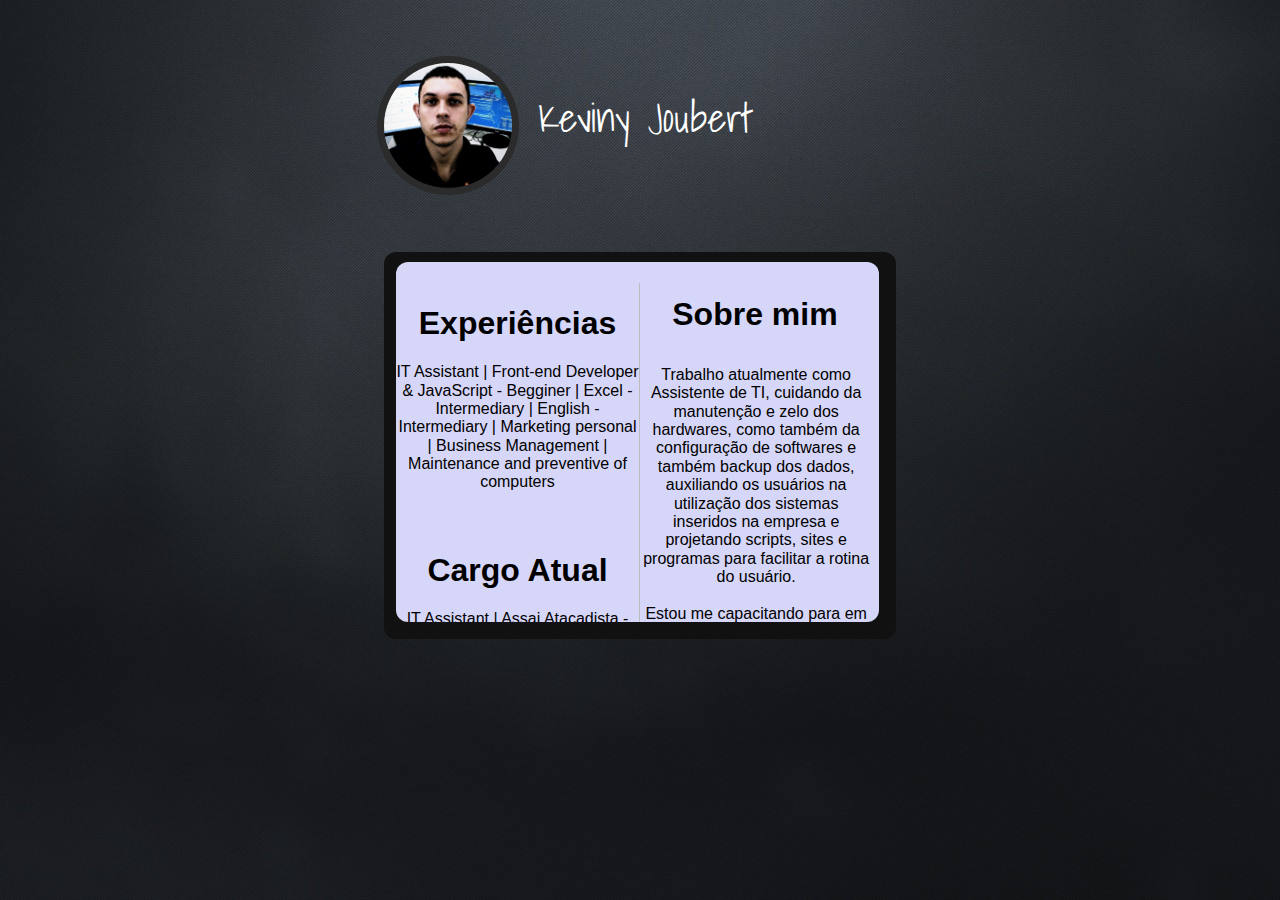
<file: index.html>
<!DOCTYPE html>
<html lang="pt-br">
<head>
    <meta charset="UTF-8">
    <meta name="viewport" content="width=device-width, initial-scale=1.0">
    <link rel="stylesheet" href="https://use.fontawesome.com/releases/v5.0.13/css/all.css" integrity="sha384-DNOHZ68U8hZfKXOrtjWvjxusGo9WQnrNx2sqG0tfsghAvtVlRW3tvkXWZh58N9jp" crossorigin="anonymous">
    <link rel="stylesheet" href="style/normalize.css">
    <link rel="stylesheet" href="style/style.css">
    <title>Keviny Joubert</title>
</head>
<body>

    <main>

        <header class="header-content">
            <img src="imagens/profile.jpg" alt="profile-photo" class="profile">

            <p class="profile-name">Keviny Joubert</p>

            <ul class="ul-icons">
                <li><a href="home.html" target="tela" title="Home" class="icon-link"><span class="hidden">Home</span><i class="fas fa-home"></i></a></li>
                <li><a href="linkedin.html" target="tela" title="Linkedin" class="icon-link"><span class="hidden">Linkedin</span><i class="fab fa-linkedin"></i></a></li>
                <li><a href="github.html" target="tela" title="GitHub" class="icon-link"><span class="hidden">GitHub</span><i class="fab fa-github-square"></i></a></li>        
                <li><a href="#" target="tela" title="Portfolio" class="icon-link"><span class="hidden">Portfolio</span><i class="fas fa-code"></i></a></li>
                <li><a href="#" target="tela" title="Projetos" class="icon-link"><span class="hidden">Projetos</span><i class="far fa-newspaper"></i></a></li>
            </ul>
        </header>
        
        
        <div class="box-1">
        <div class="box-2">

            <iframe src="home.html" name="tela" id="tela" frameborder="0">
                Seu navegador não é compatível com isso.
            </iframe>

        </div>
        </div>

    </main>
    
</body>
</html>
</file>
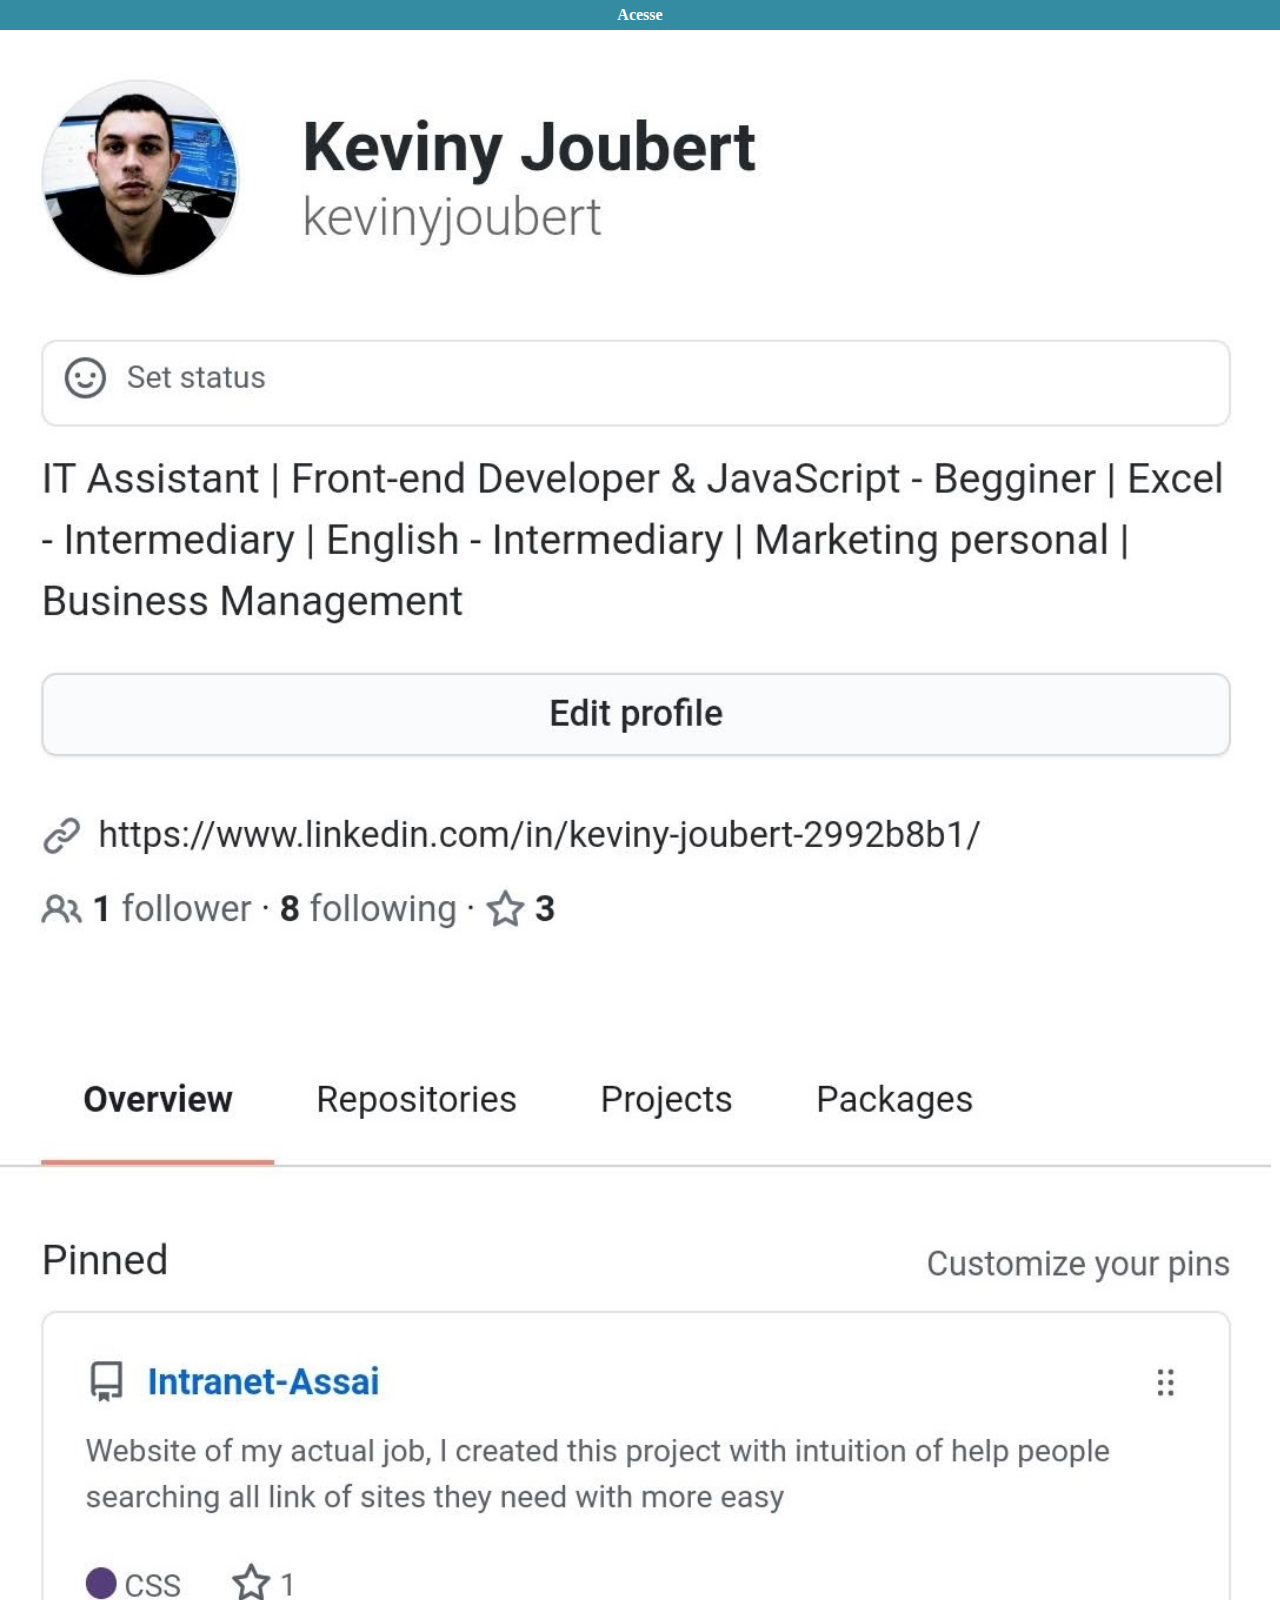
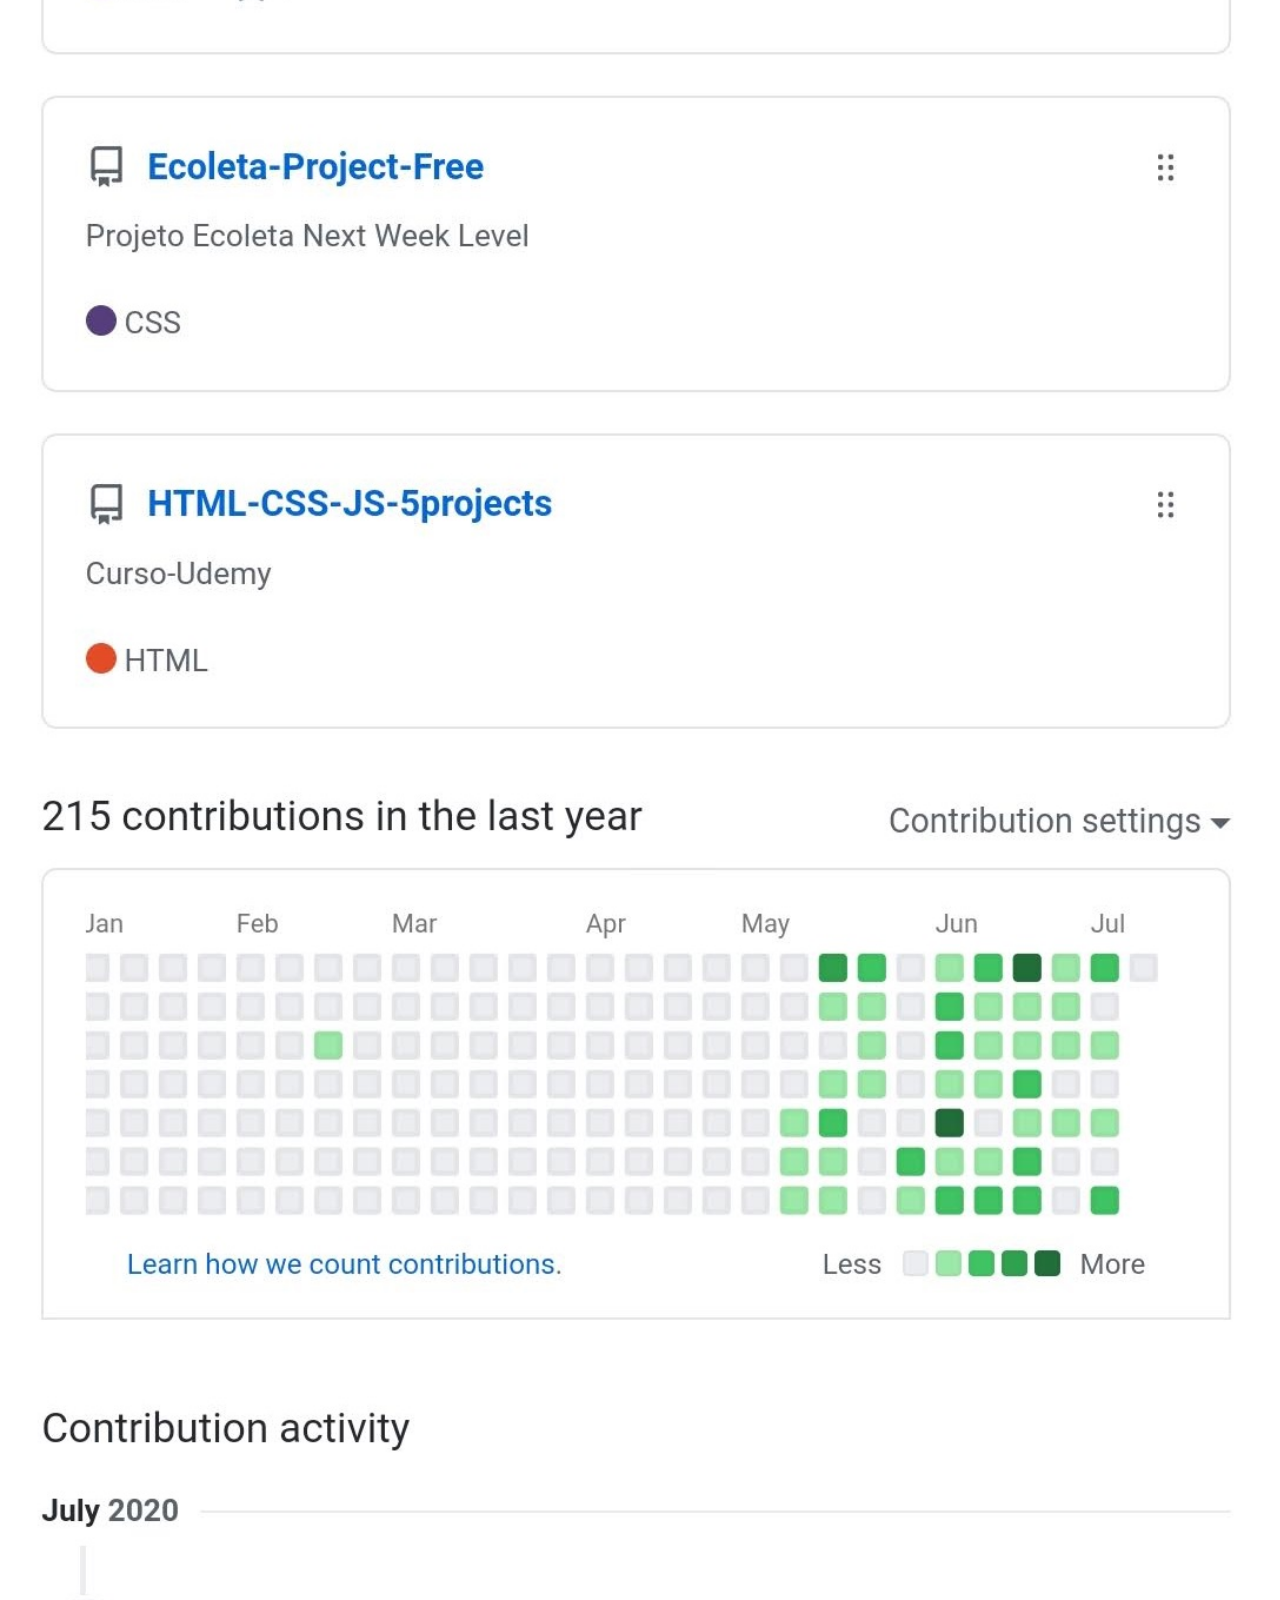
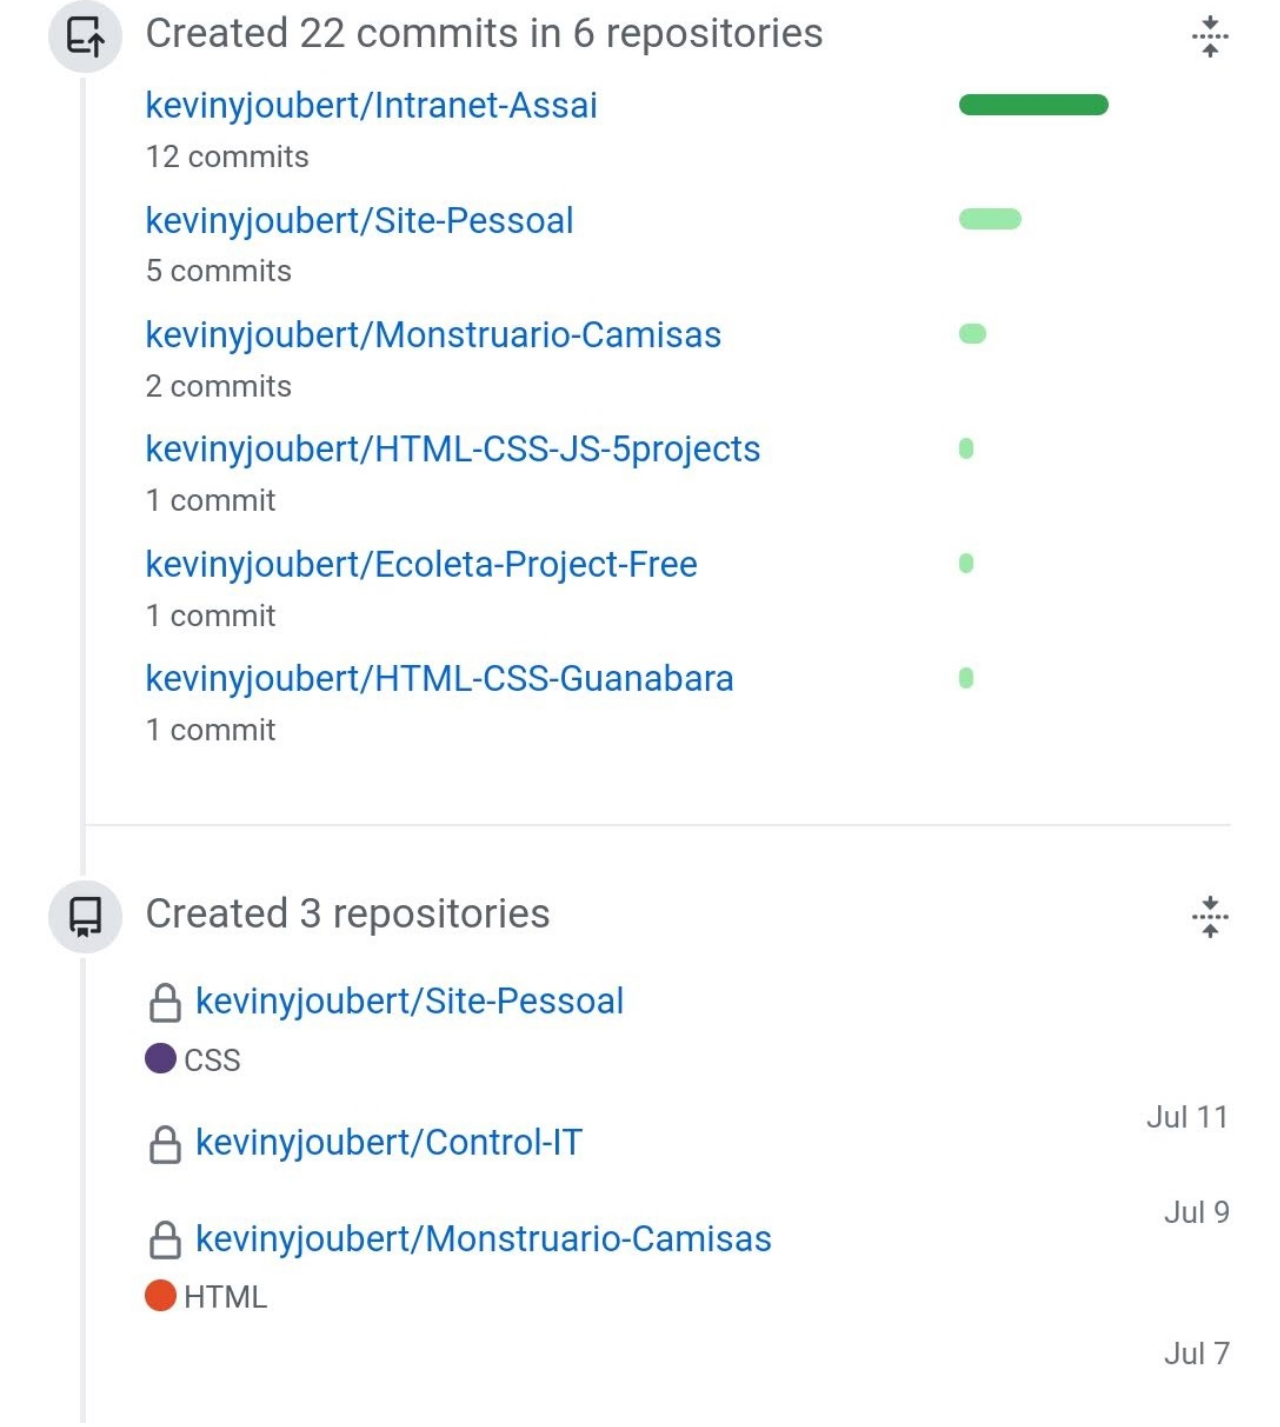
<file: github.html>
<!DOCTYPE html>
<html lang="pt-br">
<head>
    <meta charset="UTF-8">
    <meta name="viewport" content="width=device-width, initial-scale=1.0">
    <link rel="stylesheet" href="style/normalize.css">
    <link rel="stylesheet" href="style/social.css">
    <title>Linkedin</title>
</head>
<body>

    <a href="https://www.linkedin.com/in/keviny-joubert-2992b8b1/">Acesse</a>
    <img src="imagens/github.jpg" alt="github">
    
</body>
</html>
</file>
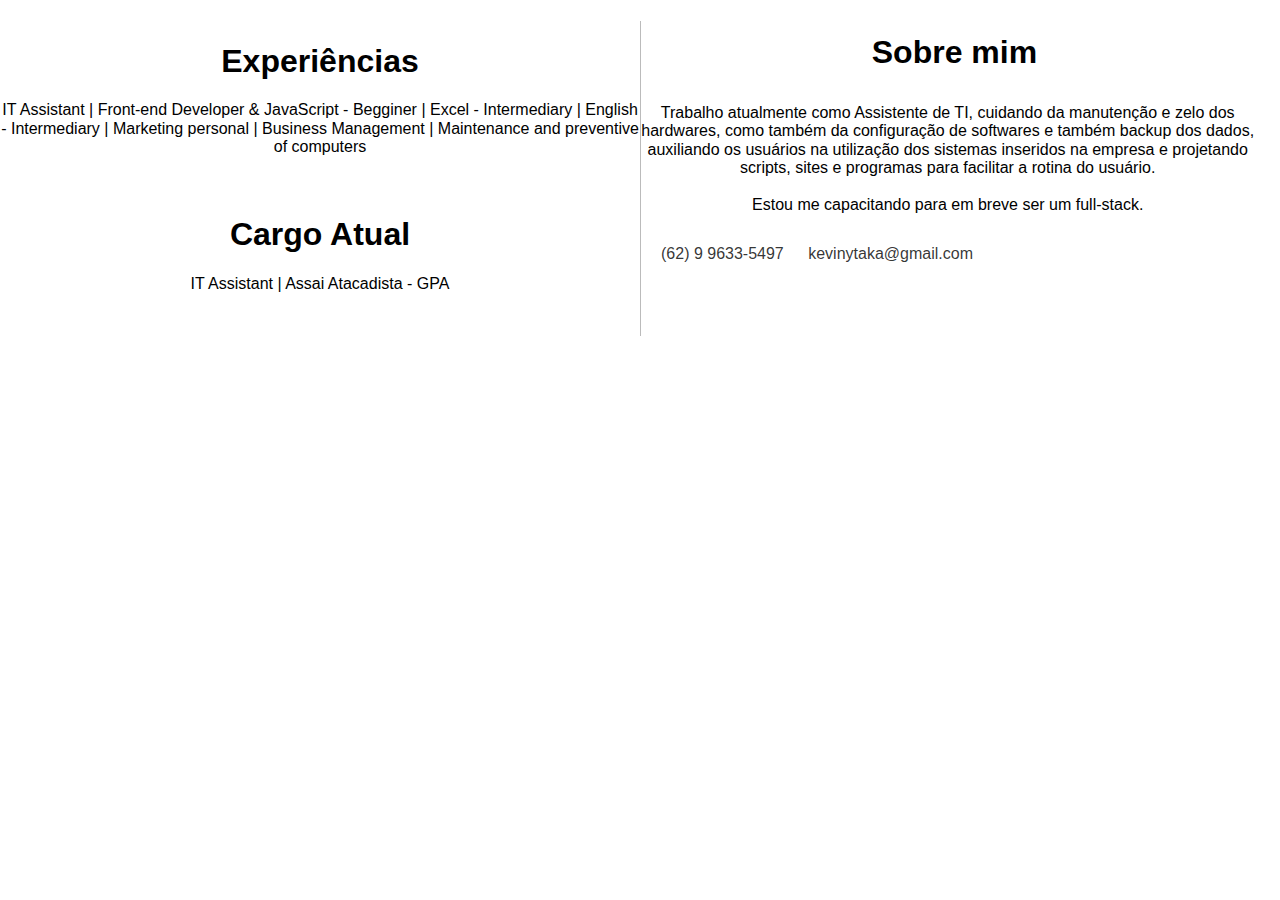
<file: home.html>
<!DOCTYPE html>
<html lang="en">
<head>
    <meta charset="UTF-8">
    <meta name="viewport" content="width=device-width, initial-scale=1.0">
    <link rel="stylesheet" href="https://use.fontawesome.com/releases/v5.0.13/css/all.css" integrity="sha384-DNOHZ68U8hZfKXOrtjWvjxusGo9WQnrNx2sqG0tfsghAvtVlRW3tvkXWZh58N9jp" crossorigin="anonymous">
    <link rel="stylesheet" href="style/normalize.css">
    <link rel="stylesheet" href="style/home.css">
    <title>Home</title>
</head>
<body>

        <div class="content-1">
            <h1 class="title-1">Experiências</h1>
            <p class="description-1">IT Assistant | Front-end Developer &amp; JavaScript - Begginer | Excel - Intermediary | English - Intermediary | Marketing personal | Business Management | Maintenance and preventive of computers</p>   
    

            <h1 class="title-2">Cargo Atual</h1>
            <p class="description-2">IT Assistant | Assai Atacadista - GPA</p>
        </div>

        <div class="content-2">
            <h1 class="title-3">Sobre mim</h1>
            <p class="description-3">Trabalho atualmente como Assistente de TI, cuidando da manutenção e zelo dos hardwares, como também da configuração de softwares e também backup dos dados, auxiliando os usuários na utilização dos sistemas inseridos na empresa e projetando scripts, sites e programas para facilitar a rotina do usuário.
            <br>
            <br>
            Estou me capacitando para em breve ser um full-stack.
            </p>
        </div>

        <ul class="ul-icons">
            <li><a href="https://wa.me/5562996335497" target="_blank" class="icon-links"><i class="fab fa-whatsapp"></i><span class="hidden"> (62) 9 9633-5497</span></a></li>
            <li><a href="mailto:kevinytaka@gmail.com" target="_blank" class="icon-links"><i class="far fa-envelope"></i><span class="hidden"> kevinytaka@gmail.com</span></a></li>
        </ul>
    
</body>
</html>
</file>
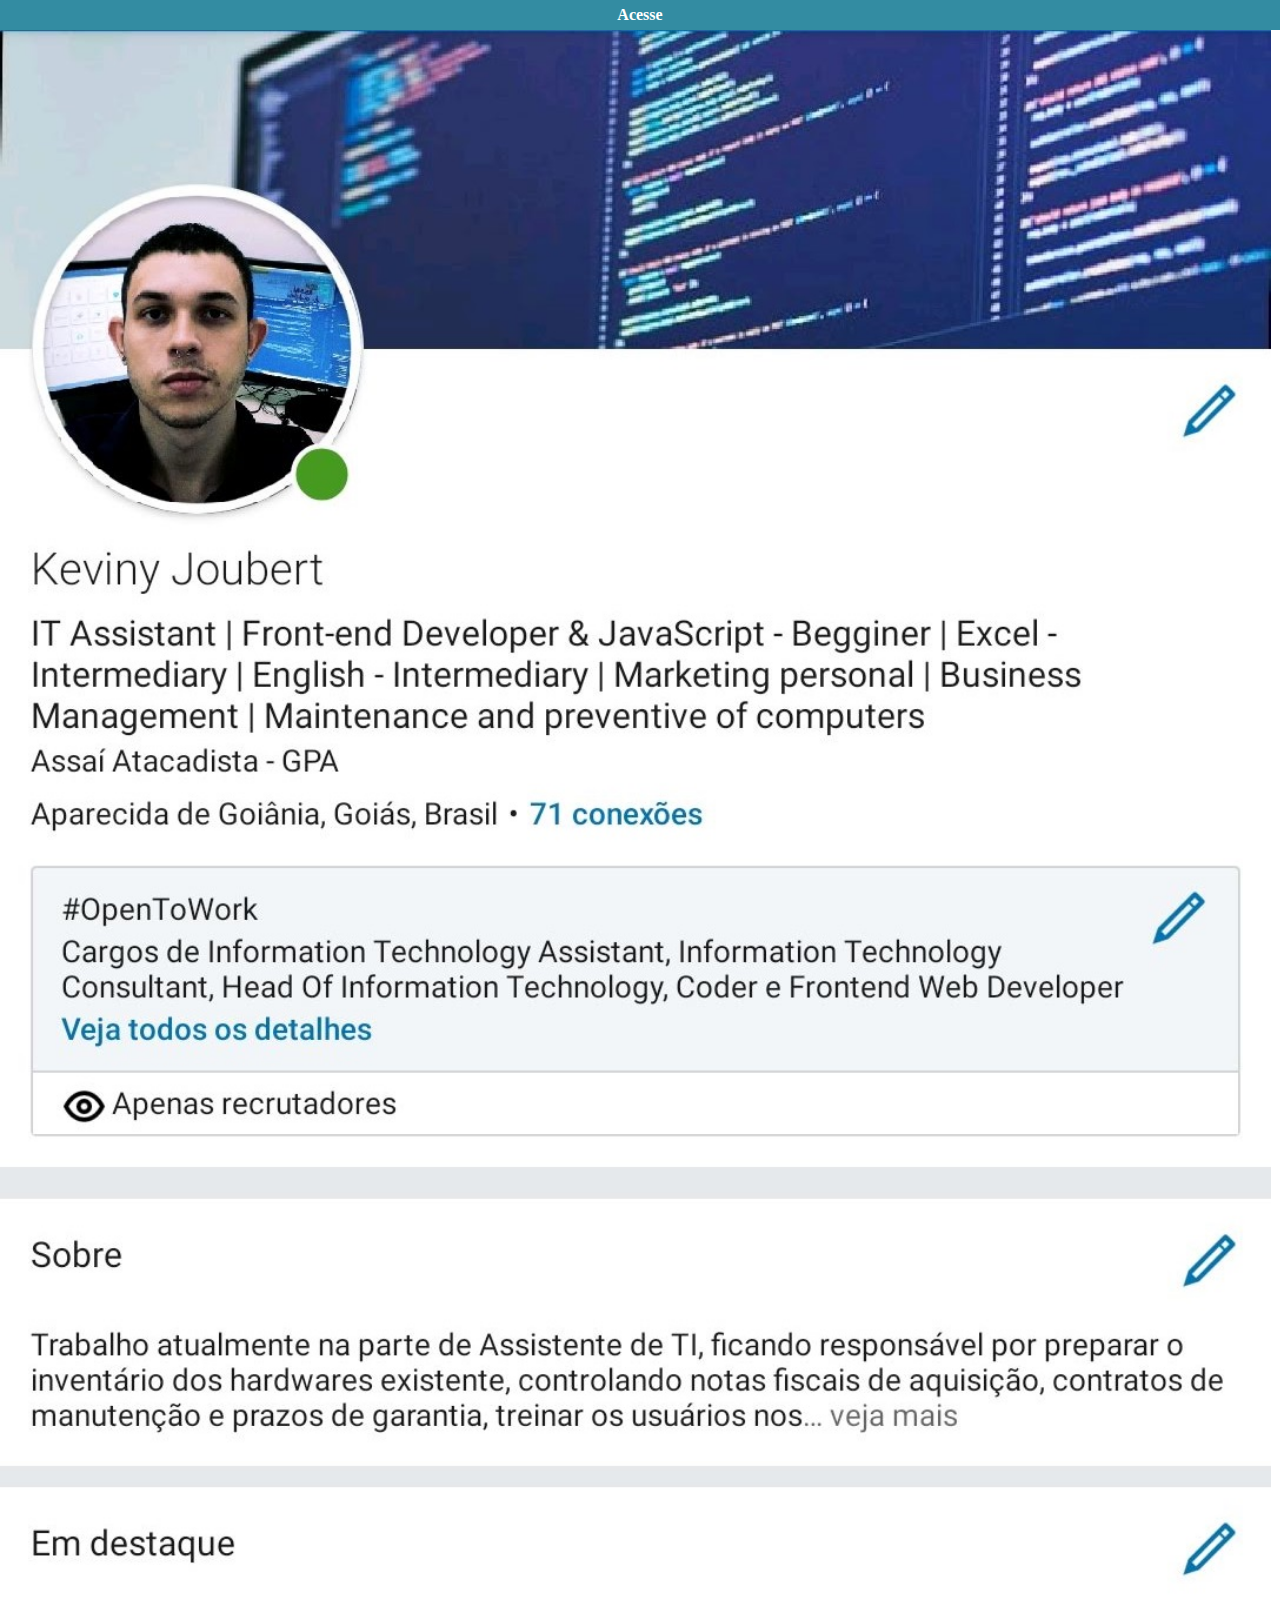
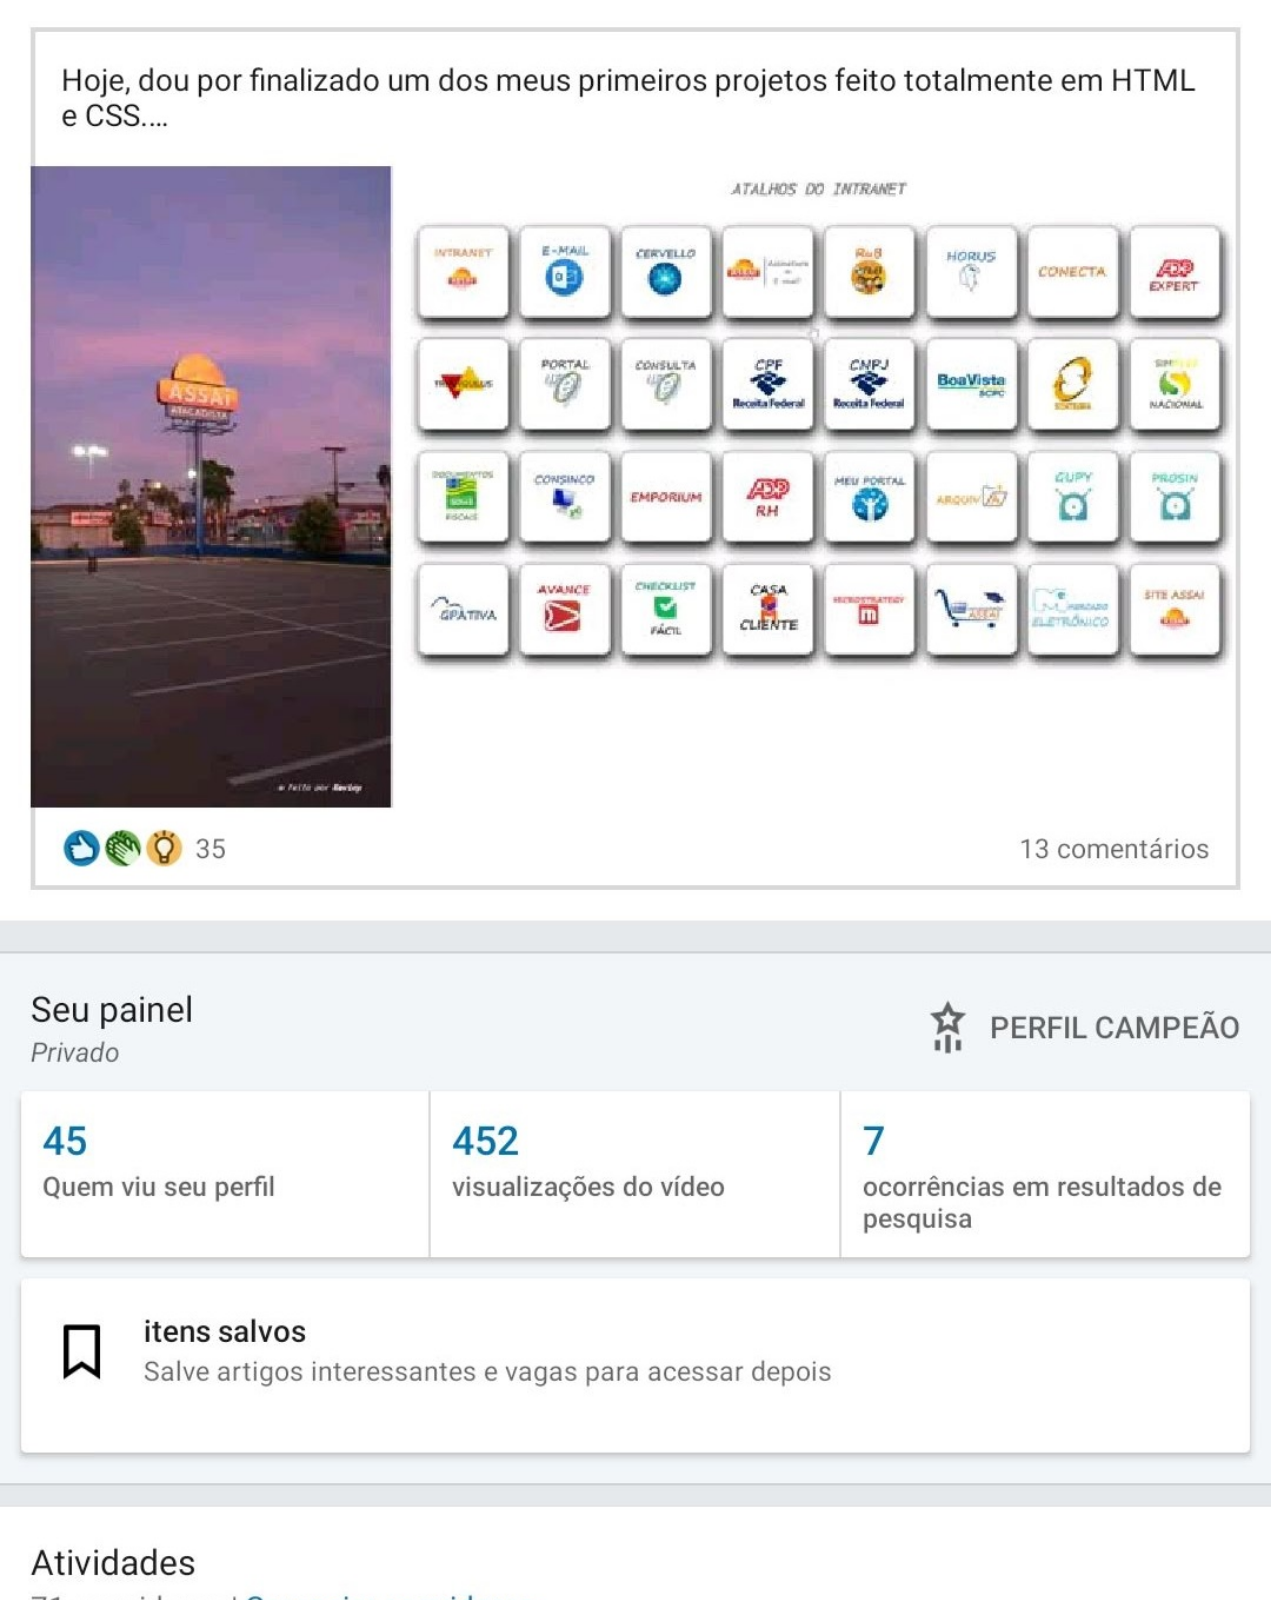
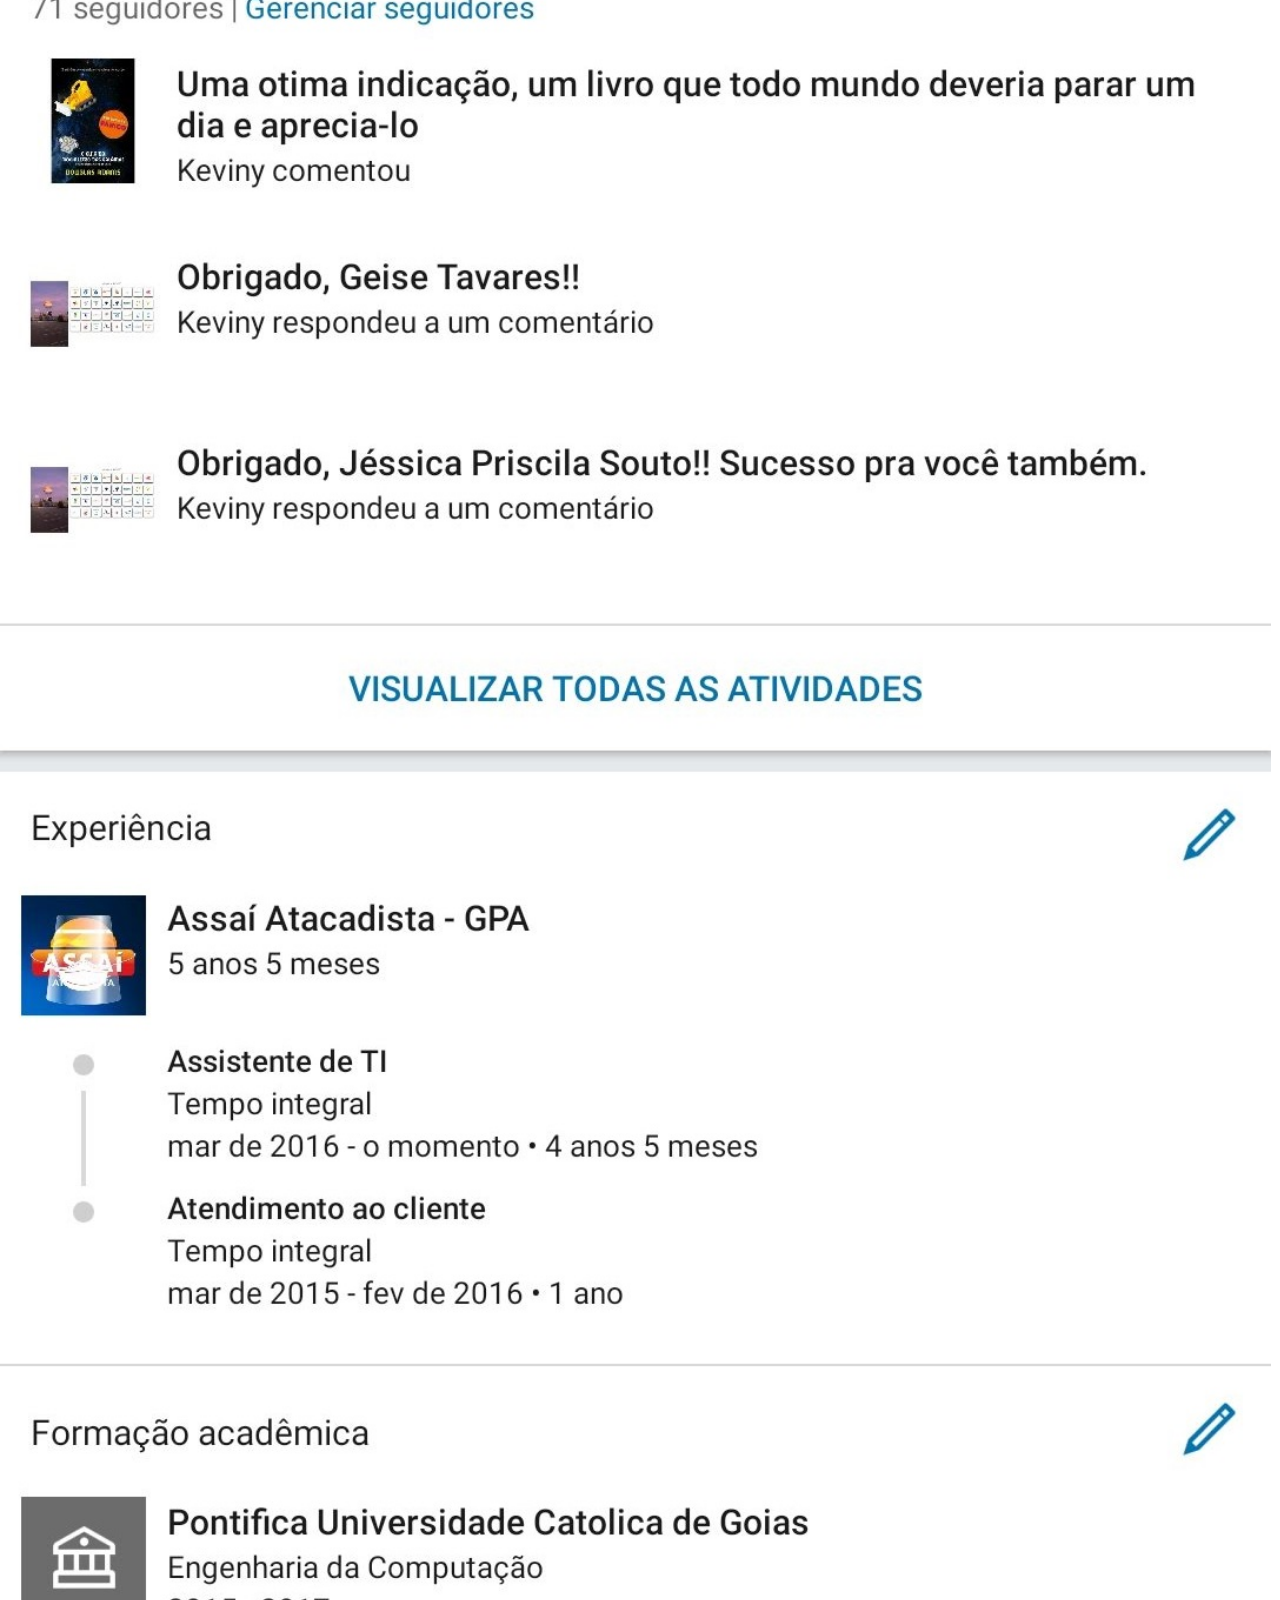
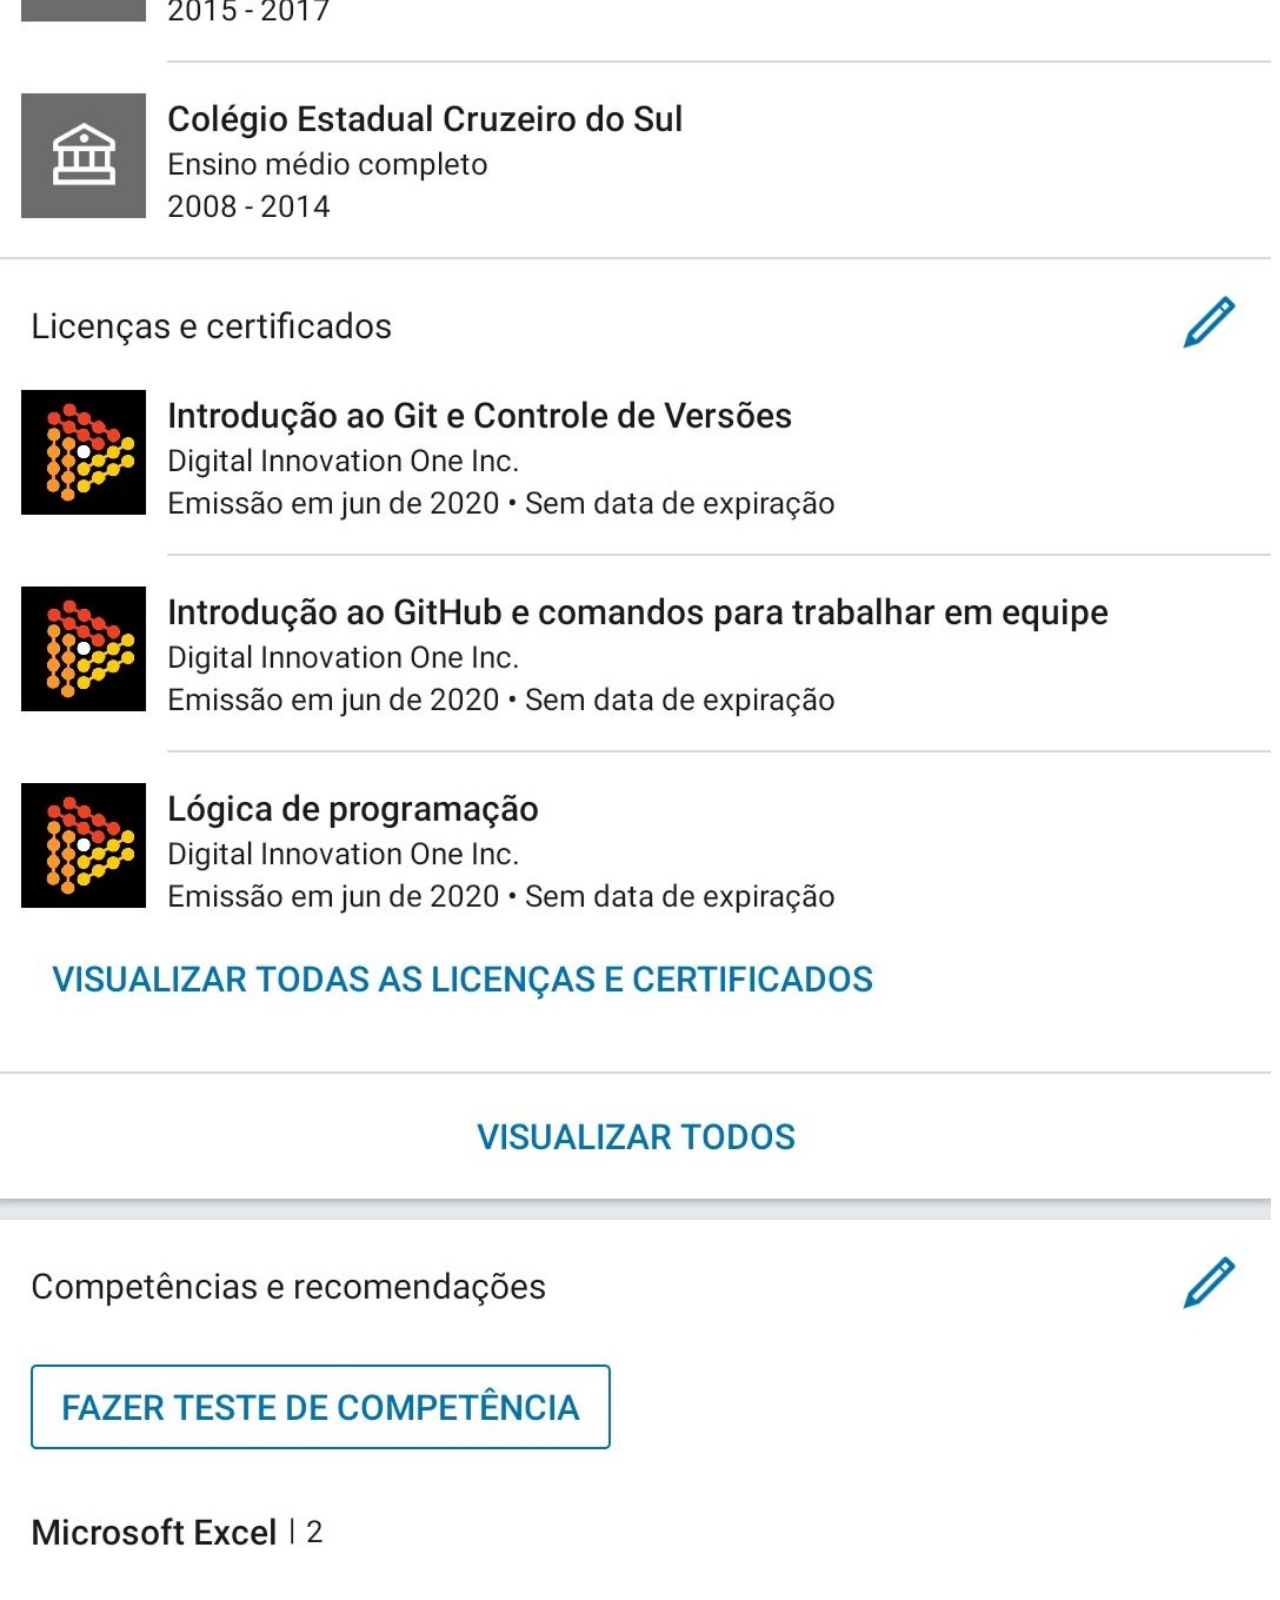
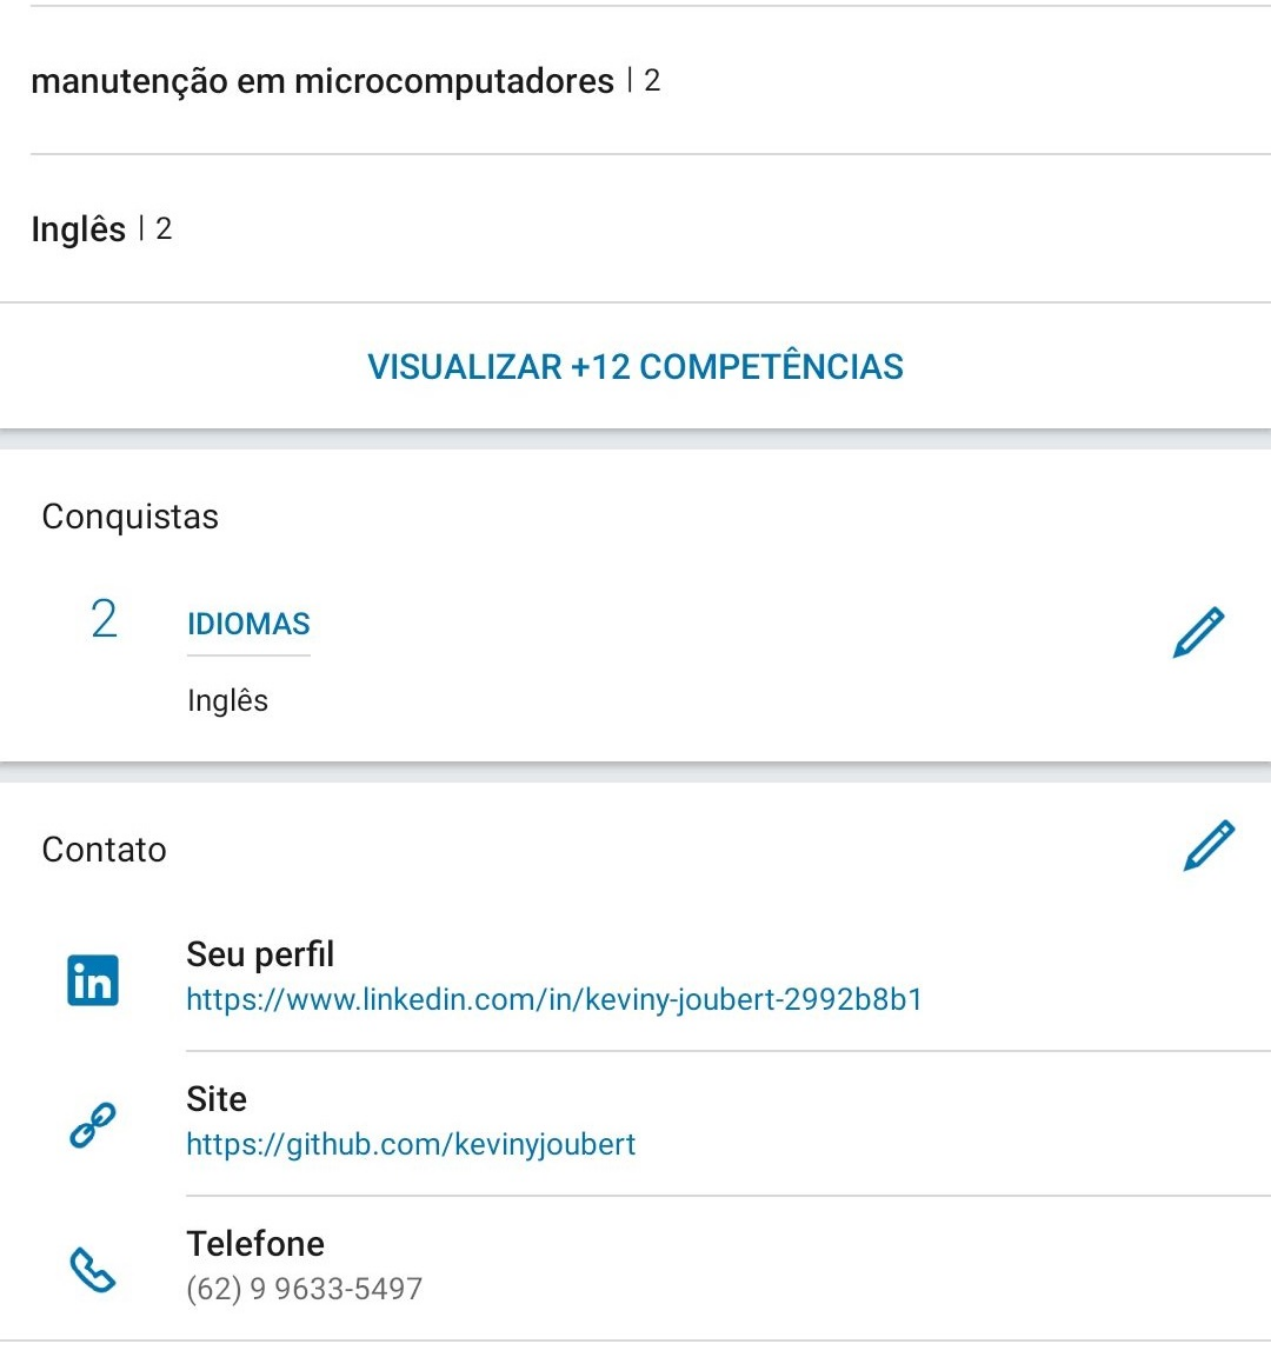
<file: linkedin.html>
<!DOCTYPE html>
<html lang="pt-br">
<head>
    <meta charset="UTF-8">
    <meta name="viewport" content="width=device-width, initial-scale=1.0">
    <link rel="stylesheet" href="style/normalize.css">
    <link rel="stylesheet" href="style/social.css">
    <title>Linkedin</title>
</head>
<body>
    
    <a href="https://www.linkedin.com/in/keviny-joubert-2992b8b1/">Acesse</a>
    <img src="imagens/linkedin.jpg" alt="linkedin">
    
    
</body>
</html>
</file>
<file: style/style.css>
@font-face {
    src: url(../fonts/ShadowsIntoLight-Regular.ttf);
    font-family: 'ShadowsIntoLight-Regular';
}
* {
    font-family: 'ShadowsIntoLight-Regular', sans-serif;
}
body, html {
    height: 100vh;
    width: 100vw;
    background-color: black;
}
body {
    background: url(../imagens/bck1.jpg) no-repeat center;
    background-size: cover;
    background-attachment: fixed;
}

.hidden {
    width: 0;
    height: 0;
    overflow: hidden;
    display: block;
}

.profile {
    width: 10%;
    max-height: 100%;
    border-radius: 50%;
    position: absolute;
    top: 7%;
    left: 30%;
    box-shadow: 0px 0px 0px 7px rgb(44, 43, 43);
}
.profile:hover {
    border: 3px solid rgba(149, 221, 231, 0.733);
    transition: border .2s;
}
.profile-name {
    position: absolute;
    color: white;
    top: 6%;
    left: 42%;
    font-size: 2.5em;
}

.ul-icons {
    list-style-type: none;
    position: absolute;
    top: 16%;
    left: 40%;
    font-size: 2.5em;
}
.ul-icons li {
    display: inline-block;
}
.ul-icons li:nth-child(2n+1):hover {
    transform: rotate(5deg);
    transition: all .5s;
}
.ul-icons li:nth-child(2):hover, .ul-icons li:nth-child(4):hover {
    transform: rotate(-5deg);
    transition: all .5s;
}
.ul-icons a {
    color: rgba(255, 255, 255, 0.747);
}
.ul-icons a:hover {
    color: rgba(255, 255, 255, 1);
}

.box-1 {
    position: absolute;
    top: 28%;
    margin: 0 30% 0 30%;
    width: 40%;
    height: 43%;
    border-radius: 12px;
    background-color: rgb(17, 17, 17);

}
.box-2 {
    width: 37.7vw;
    height: 40vh;
    margin-top: 1.9%;
    margin-left: 2.4%;
    border-radius: 12px;
    background-color: #d6d6f8;
}



iframe#tela {
    position: relative;
    
    width: 38vw;
    height: 40vh;
}
</file>
<file: style/social.css>
::-webkit-scrollbar {
    width: 5px;
    height: 5px;
}
::-webkit-scrollbar-track {
    box-shadow: inset 0 0 5px grey;
    border-radius: 10px;
  }
  ::-webkit-scrollbar-thumb {
    background: rgba(152, 214, 233, 0.993);
    border-radius: 10px;
  }


img {
    width: 99.3vw;;
}

a {
    display: block;
    background-color: rgb(0, 111, 139);
    color: white;
    padding: 6px;
    text-align: center;
    font-weight: bold;
    text-decoration: none;
}
a:hover {
    background-color: rgba(0, 111, 139, .8);
}
</file>
<file: style/home.css>
@font-face {
    src: url(../fonts/OpenSans-Regular.ttf);
    font-family: 'OpenSans-Regular', sans-serif;
}
* {
    font-family: 'OpenSans-Regular', sans-serif;
}
body {
    width: 100%;
    height: 90vh;
}
::-webkit-scrollbar {
    width: 0;
    height: 0;
}


.content-1 {
    width: 50%;
    float: left;
    border-right: 1px solid #bbb;
}

.title-1 {
    text-align: center;
}
.description-1 {
    text-align: center;
}
.title-2 {
    text-align: center;
    margin-top: 60px;
}
.description-2 {
    text-align: center;
    height: 45px;
}
.title-3 {
    text-align: center;
    padding: 12.1px;
}
.description-3 {
    text-align: center;
    margin: 0 2%;
}
/* .description, h1 {
    text-align: center;
    margin-top: 7%;
    margin-left: 2%;
    margin-right: 2%;
}
h1 {
    font-size: 1.6em;
}
.description {
    font-size: .8em;
} */

.ul-icons {
    list-style-type: none;
}
.ul-icons li {
    display: inline-block;
    margin: 9px 0px 0px 20px;
}
.ul-icons li:nth-child(1) {
    margin-top: 15px;
}
.ul-icons a {
    text-decoration: none;
    color: rgba(0, 0, 0, .8);
}
.ul-icons a:hover {
    color: rgba(6, 209, 141, 0.945);
    transition: color .5s;
}
</file>
